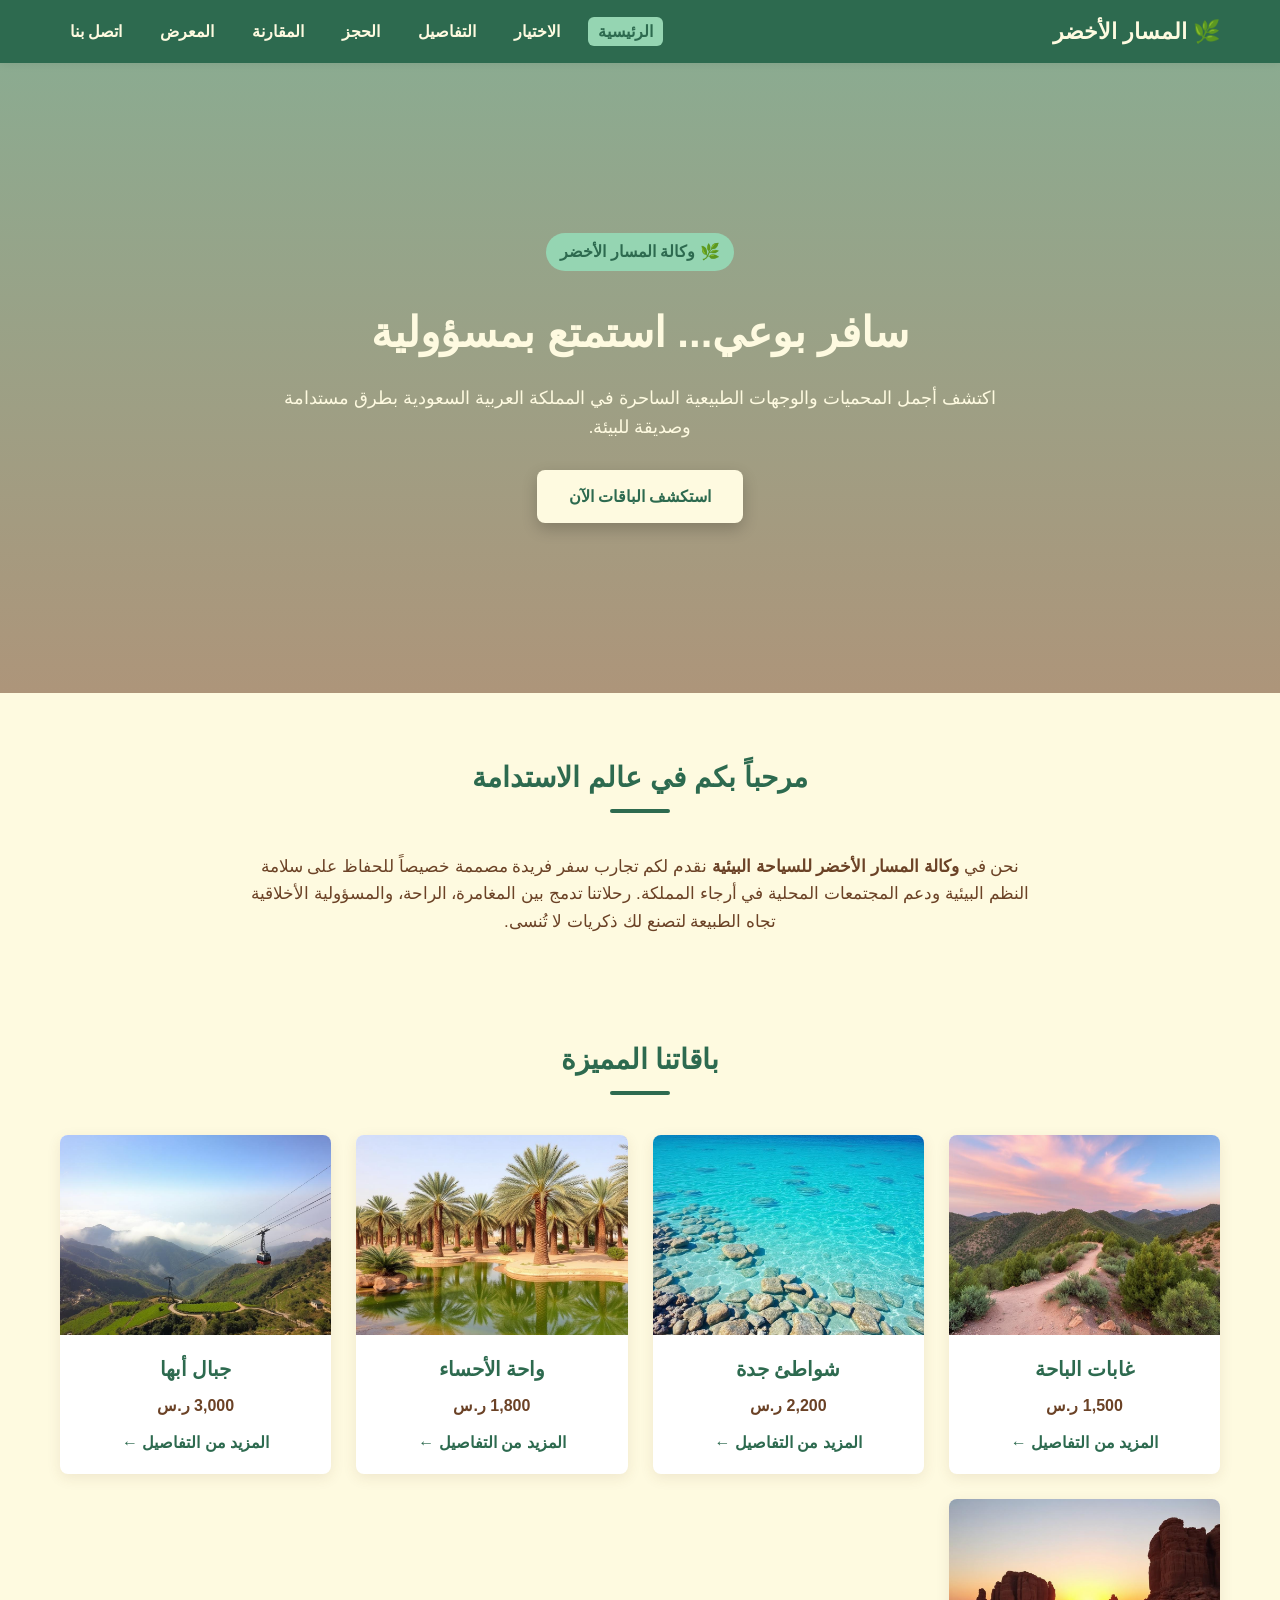
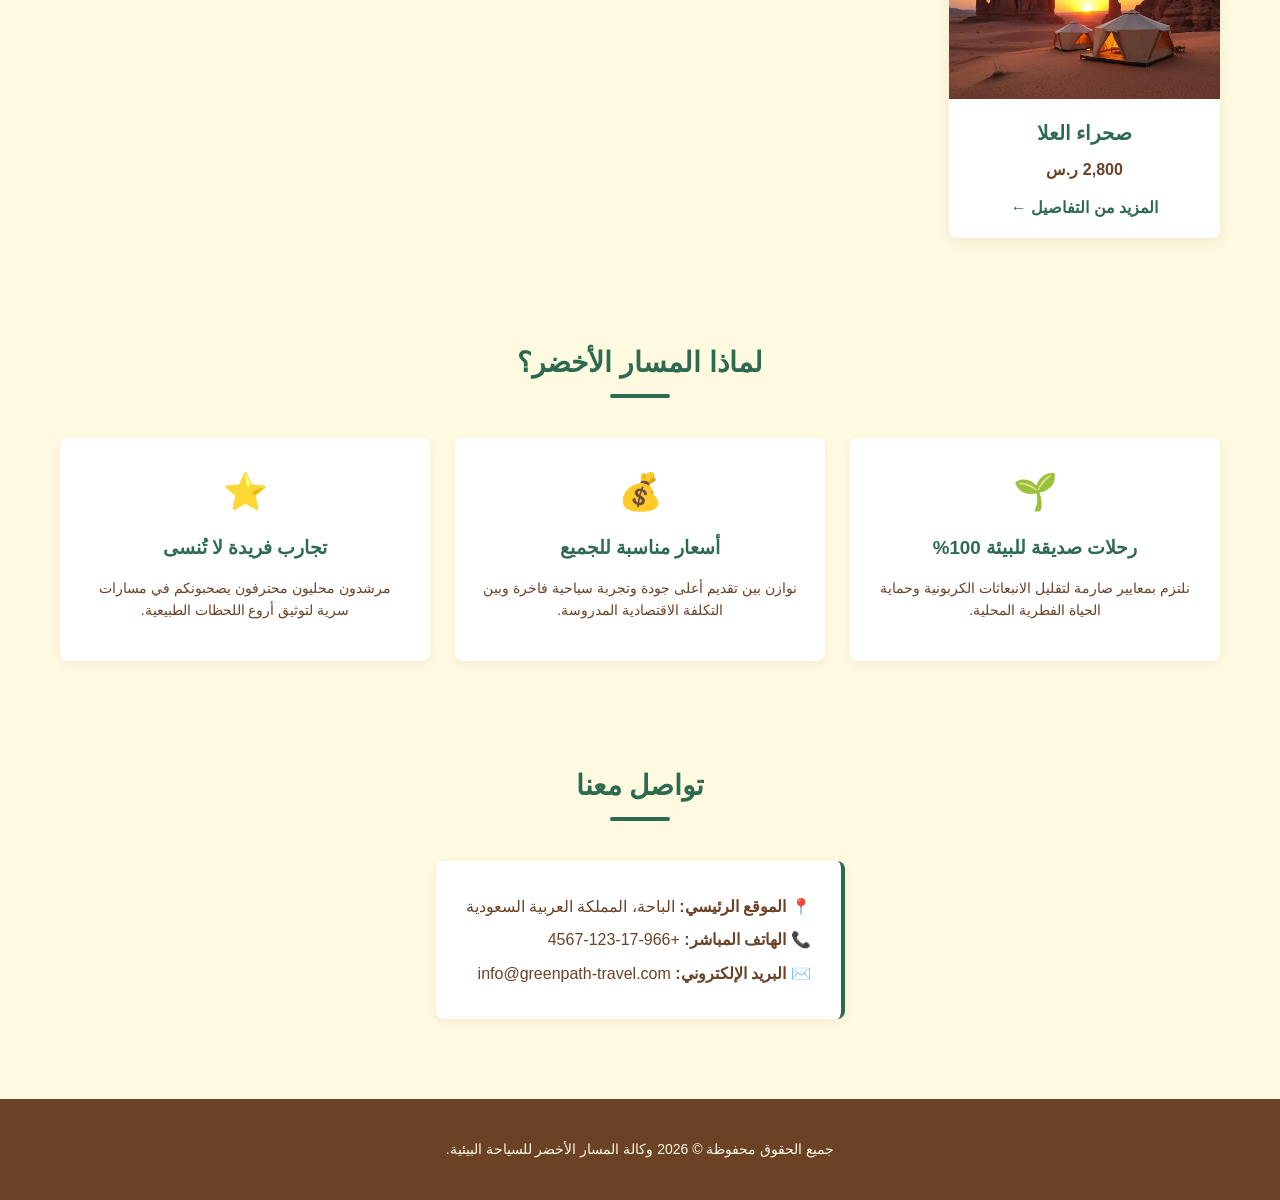
<file: index.html>
<!DOCTYPE html>
<html lang="ar" dir="rtl">
<head>
    <meta charset="UTF-8">
    <meta name="viewport" content="width=device-width, initial-scale=1.0">
    <title>المسار الأخضر - وكالة السياحة البيئية</title>
    <link rel="stylesheet" href="css/style.css">
    <script src="js/main.js" defer></script>
</head>
<body>

    <nav class="app-navbar">
        <div class="nav-container">
            <div class="nav-logo">🌿 المسار الأخضر</div>
            <ul class="nav-links">
                <li><a href="index.html" class="active">الرئيسية</a></li>
                <li><a href="choice.html">الاختيار</a></li>
                <li><a href="package-details.html">التفاصيل</a></li>
                <li><a href="booking.html">الحجز</a></li>
                <li><a href="comparison.html">المقارنة</a></li>
                <li><a href="gallery.html">المعرض</a></li>
                <li><a href="contact.html">اتصل بنا</a></li>
            </ul>
        </div>
    </nav>

    <header class="home-hero">
        <div class="home-hero-content">
            <span class="home-hero-badge">🌿 وكالة المسار الأخضر</span>
            <h1 class="home-hero-title">سافر بوعي... استمتع بمسؤولية</h1>
            <p class="home-hero-subtitle">اكتشف أجمل المحميات والوجهات الطبيعية الساحرة في المملكة العربية السعودية بطرق مستدامة وصديقة للبيئة.</p>
            <a href="choice.html" class="home-hero-btn">استكشف الباقات الآن</a>
        </div>
    </header>

    <main>
        <section class="home-welcome">
            <div class="home-container">
                <h2 class="home-section-title">مرحباً بكم في عالم الاستدامة</h2>
                <div class="home-title-divider"></div>
                <p class="home-welcome-text">
                    نحن في <strong>وكالة المسار الأخضر للسياحة البيئية</strong> نقدم لكم تجارب سفر فريدة مصممة خصيصاً للحفاظ على سلامة النظم البيئية ودعم المجتمعات المحلية في أرجاء المملكة. رحلاتنا تدمج بين المغامرة، الراحة، والمسؤولية الأخلاقية تجاه الطبيعة لتصنع لك ذكريات لا تُنسى.
                </p>
            </div>
        </section>

        <section class="home-packages">
            <div class="home-container">
                <h2 class="home-section-title">باقاتنا المميزة</h2>
                <div class="home-title-divider"></div>
                <div class="home-packages-grid">
                    <div class="home-package-card">
                        <div class="home-card-image-wrapper">
                            <img src="images/dest-1.jpg" alt="غابات الباحة الطبيعية" class="home-card-img">
                        </div>
                        <div class="home-card-body">
                            <h3 class="home-card-title">غابات الباحة</h3>
                            <p class="home-card-price">1,500 ر.س</p>
                            <a href="package-details.html?id=bahah" class="home-card-link">المزيد من التفاصيل ←</a>
                        </div>
                    </div>
                    <div class="home-package-card">
                        <div class="home-card-image-wrapper">
                            <img src="images/dest-2.jpg" alt="شواطئ جدة البكر" class="home-card-img">
                        </div>
                        <div class="home-card-body">
                            <h3 class="home-card-title">شواطئ جدة</h3>
                            <p class="home-card-price">2,200 ر.س</p>
                            <a href="package-details.html?id=jeddah" class="home-card-link">المزيد من التفاصيل ←</a>
                        </div>
                    </div>
                    <div class="home-package-card">
                        <div class="home-card-image-wrapper">
                            <img src="images/dest-3.jpg" alt="واحة الأحساء التاريخية" class="home-card-img">
                        </div>
                        <div class="home-card-body">
                            <h3 class="home-card-title">واحة الأحساء</h3>
                            <p class="home-card-price">1,800 ر.س</p>
                            <a href="package-details.html?id=ahsa" class="home-card-link">المزيد من التفاصيل ←</a>
                        </div>
                    </div>
                    <div class="home-package-card">
                        <div class="home-card-image-wrapper">
                            <img src="images/dest-4.jpg" alt="جبال أبها الضبابية" class="home-card-img">
                        </div>
                        <div class="home-card-body">
                            <h3 class="home-card-title">جبال أبها</h3>
                            <p class="home-card-price">3,000 ر.س</p>
                            <a href="package-details.html?id=abha" class="home-card-link">المزيد من التفاصيل ←</a>
                        </div>
                    </div>
                    <div class="home-package-card">
                        <div class="home-card-image-wrapper">
                            <img src="images/dest-5.jpg" alt="صحراء العلا الأثرية" class="home-card-img">
                        </div>
                        <div class="home-card-body">
                            <h3 class="home-card-title">صحراء العلا</h3>
                            <p class="home-card-price">2,800 ر.س</p>
                            <a href="package-details.html?id=ula" class="home-card-link">المزيد من التفاصيل ←</a>
                        </div>
                    </div>
                </div>
            </div>
        </section>

        <section class="home-why">
            <div class="home-container">
                <h2 class="home-section-title">لماذا المسار الأخضر؟</h2>
                <div class="home-title-divider"></div>
                <div class="home-why-features">
                    <div class="home-feature-item">
                        <span class="home-feature-icon">🌱</span>
                        <h3 class="home-feature-title">رحلات صديقة للبيئة 100%</h3>
                        <p class="home-feature-desc">نلتزم بمعايير صارمة لتقليل الانبعاثات الكربونية وحماية الحياة الفطرية المحلية.</p>
                    </div>
                    <div class="home-feature-item">
                        <span class="home-feature-icon">💰</span>
                        <h3 class="home-feature-title">أسعار مناسبة للجميع</h3>
                        <p class="home-feature-desc">نوازن بين تقديم أعلى جودة وتجربة سياحية فاخرة وبين التكلفة الاقتصادية المدروسة.</p>
                    </div>
                    <div class="home-feature-item">
                        <span class="home-feature-icon">⭐</span>
                        <h3 class="home-feature-title">تجارب فريدة لا تُنسى</h3>
                        <p class="home-feature-desc">مرشدون محليون محترفون يصحبونكم في مسارات سرية لتوثيق أروع اللحظات الطبيعية.</p>
                    </div>
                </div>
            </div>
        </section>

        <section class="home-contact-info">
            <div class="home-container">
                <h2 class="home-section-title">تواصل معنا</h2>
                <div class="home-title-divider"></div>
                <div class="home-contact-wrapper">
                    <div class="home-contact-card">
                        <p>📍 <strong>الموقع الرئيسي:</strong> الباحة، المملكة العربية السعودية</p>
                        <p>📞 <strong>الهاتف المباشر:</strong> +966-17-123-4567</p>
                        <p>✉️ <strong>البريد الإلكتروني:</strong> info@greenpath-travel.com</p>
                    </div>
                </div>
            </div>
        </section>
    </main>

    <footer class="app-footer">
        <p>جميع الحقوق محفوظة © 2026 وكالة المسار الأخضر للسياحة البيئية.</p>
    </footer>
</body>
</html>
</file>
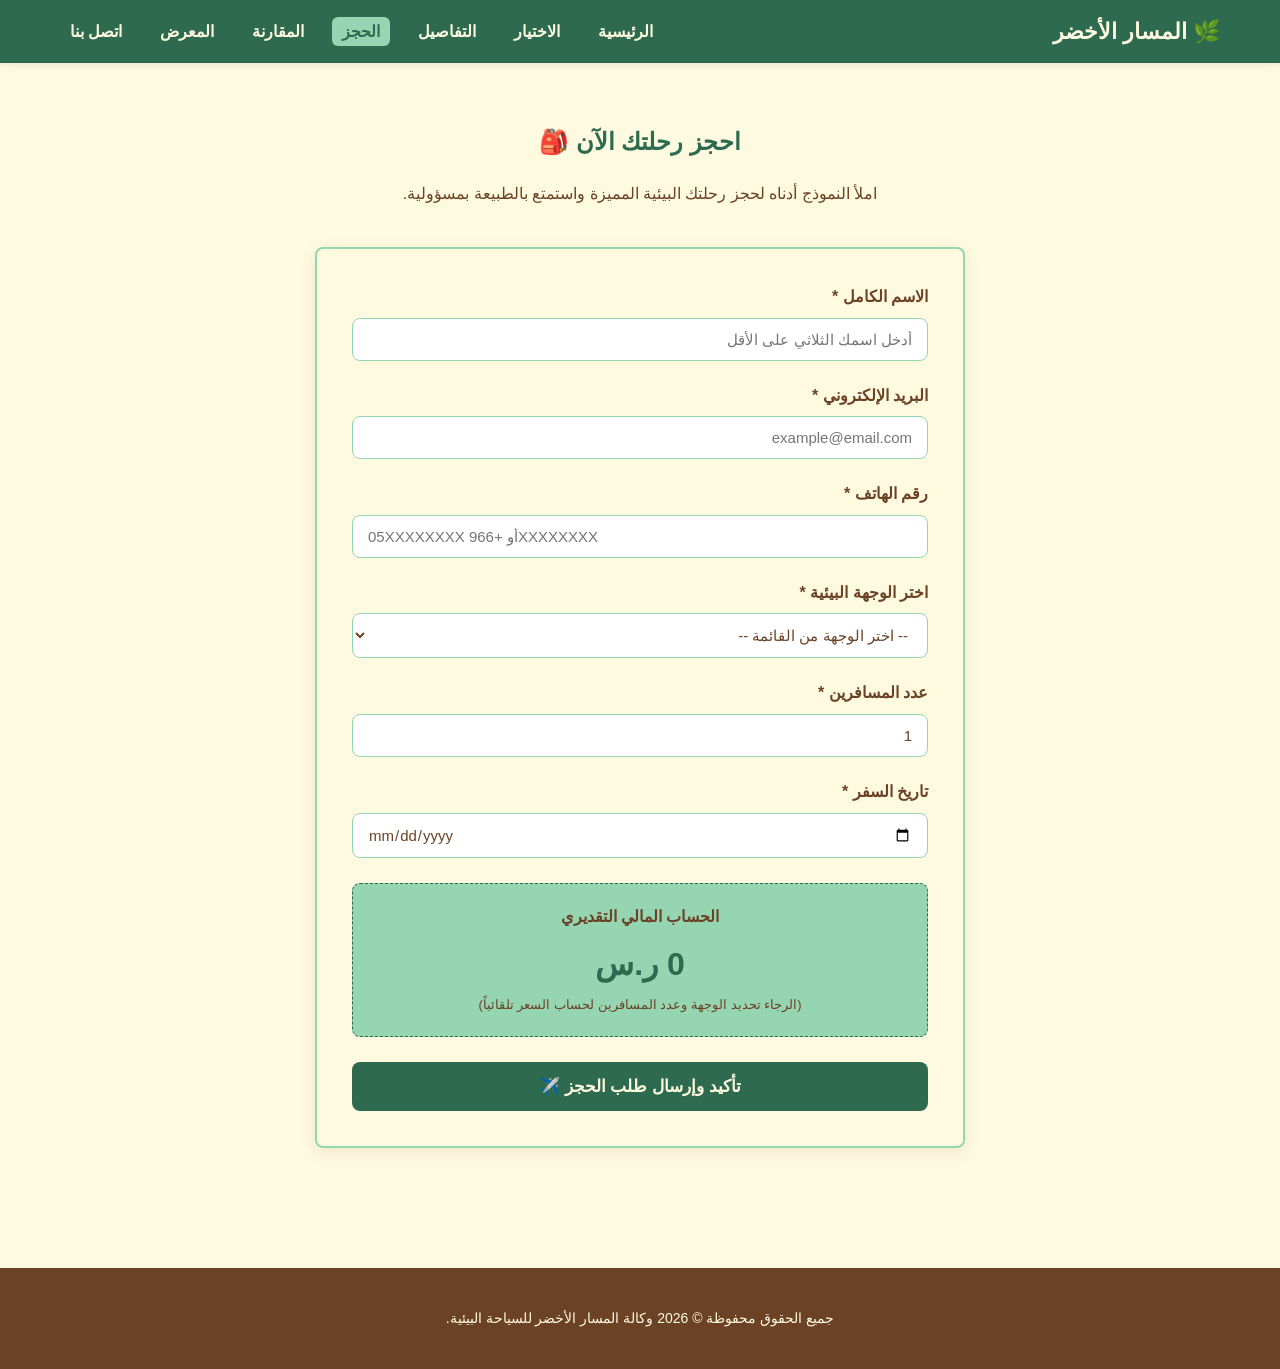
<file: booking.html>
<!DOCTYPE html>
<html lang="ar" dir="rtl">
<head>
    <meta charset="UTF-8">
    <meta name="viewport" content="width=device-width, initial-scale=1.0">
    <title>احجز رحلتك - المسار الأخضر</title>
    <link rel="stylesheet" href="css/style.css">
    <script src="js/main.js" defer></script>
</head>
<body>

    <nav class="app-navbar">
        <div class="nav-container">
            <div class="nav-logo">🌿 المسار الأخضر</div>
            <ul class="nav-links">
                <li><a href="index.html">الرئيسية</a></li>
                <li><a href="choice.html">الاختيار</a></li>
                <li><a href="package-details.html">التفاصيل</a></li>
                <li><a href="booking.html" class="active">الحجز</a></li>
                <li><a href="comparison.html">المقارنة</a></li>
                <li><a href="gallery.html">المعرض</a></li>
                <li><a href="contact.html">اتصل بنا</a></li>
            </ul>
        </div>
    </nav>

    <main class="container section-padding">
        <section class="booking-header" style="text-align:center; margin-bottom: var(--margin);">
            <h1>احجز رحلتك الآن 🎒</h1>
            <p>املأ النموذج أدناه لحجز رحلتك البيئية المميزة واستمتع بالطبيعة بمسؤولية.</p>
        </section>

        <div id="success-message" class="success-message">
            <h3>✅ تم إرسال طلب الحجز بنجاح!</h3>
            <p>شكراً لاهتمامك بالسياحة المستدامة، سنتواصل معك قريباً عبر البريد الإلكتروني لتأكيد تفاصيل الحجز.</p>
        </div>

        <form id="booking-form" class="booking-form" novalidate>
            <div class="form-group">
                <label for="full-name">الاسم الكامل *</label>
                <input type="text" id="full-name" placeholder="أدخل اسمك الثلاثي على الأقل">
                <div class="error-message" id="error-name"></div>
            </div>
            <div class="form-group">
                <label for="email">البريد الإلكتروني *</label>
                <input type="email" id="email" placeholder="example@email.com">
                <div class="error-message" id="error-email"></div>
            </div>
            <div class="form-group">
                <label for="phone">رقم الهاتف *</label>
                <input type="tel" id="phone" placeholder="05XXXXXXXX أو +966XXXXXXXX">
                <div class="error-message" id="error-phone"></div>
            </div>
            <div class="form-group">
                <label for="destination">اختر الوجهة البيئية *</label>
                <select id="destination">
                    <option value="" disabled selected>-- اختر الوجهة من القائمة --</option>
                    <option value="bahah">غابات الباحة (1,500 ر.س / للفرد)</option>
                    <option value="jeddah">شواطئ جدة (2,200 ر.س / للفرد)</option>
                    <option value="ahsa">واحة الأحساء (1,800 ر.س / للفرد)</option>
                    <option value="abha">جبال أبها (3,000 ر.س / للفرد)</option>
                    <option value="ula">صحراء العلا (2,800 ر.س / للفرد)</option>
                </select>
                <div class="error-message" id="error-destination"></div>
            </div>
            <div class="form-group">
                <label for="travelers">عدد المسافرين *</label>
                <input type="number" id="travelers" min="1" max="20" value="1">
                <div class="error-message" id="error-travelers"></div>
            </div>
            <div class="form-group">
                <label for="travel-date">تاريخ السفر *</label>
                <input type="date" id="travel-date">
                <div class="error-message" id="error-date"></div>
            </div>

            <div id="price-calculator" class="price-calculator">
                <h4>الحساب المالي التقديري</h4>
                <div class="total-price" id="total-price">0 ر.س</div>
                <p id="price-details">(الرجاء تحديد الوجهة وعدد المسافرين لحساب السعر تلقائياً)</p>
            </div>

            <button type="submit" class="btn-submit">تأكيد وإرسال طلب الحجز ✈️</button>
        </form>
    </main>

    <footer class="app-footer">
        <p>جميع الحقوق محفوظة © 2026 وكالة المسار الأخضر للسياحة البيئية.</p>
    </footer>
</body>
</html>
</file>
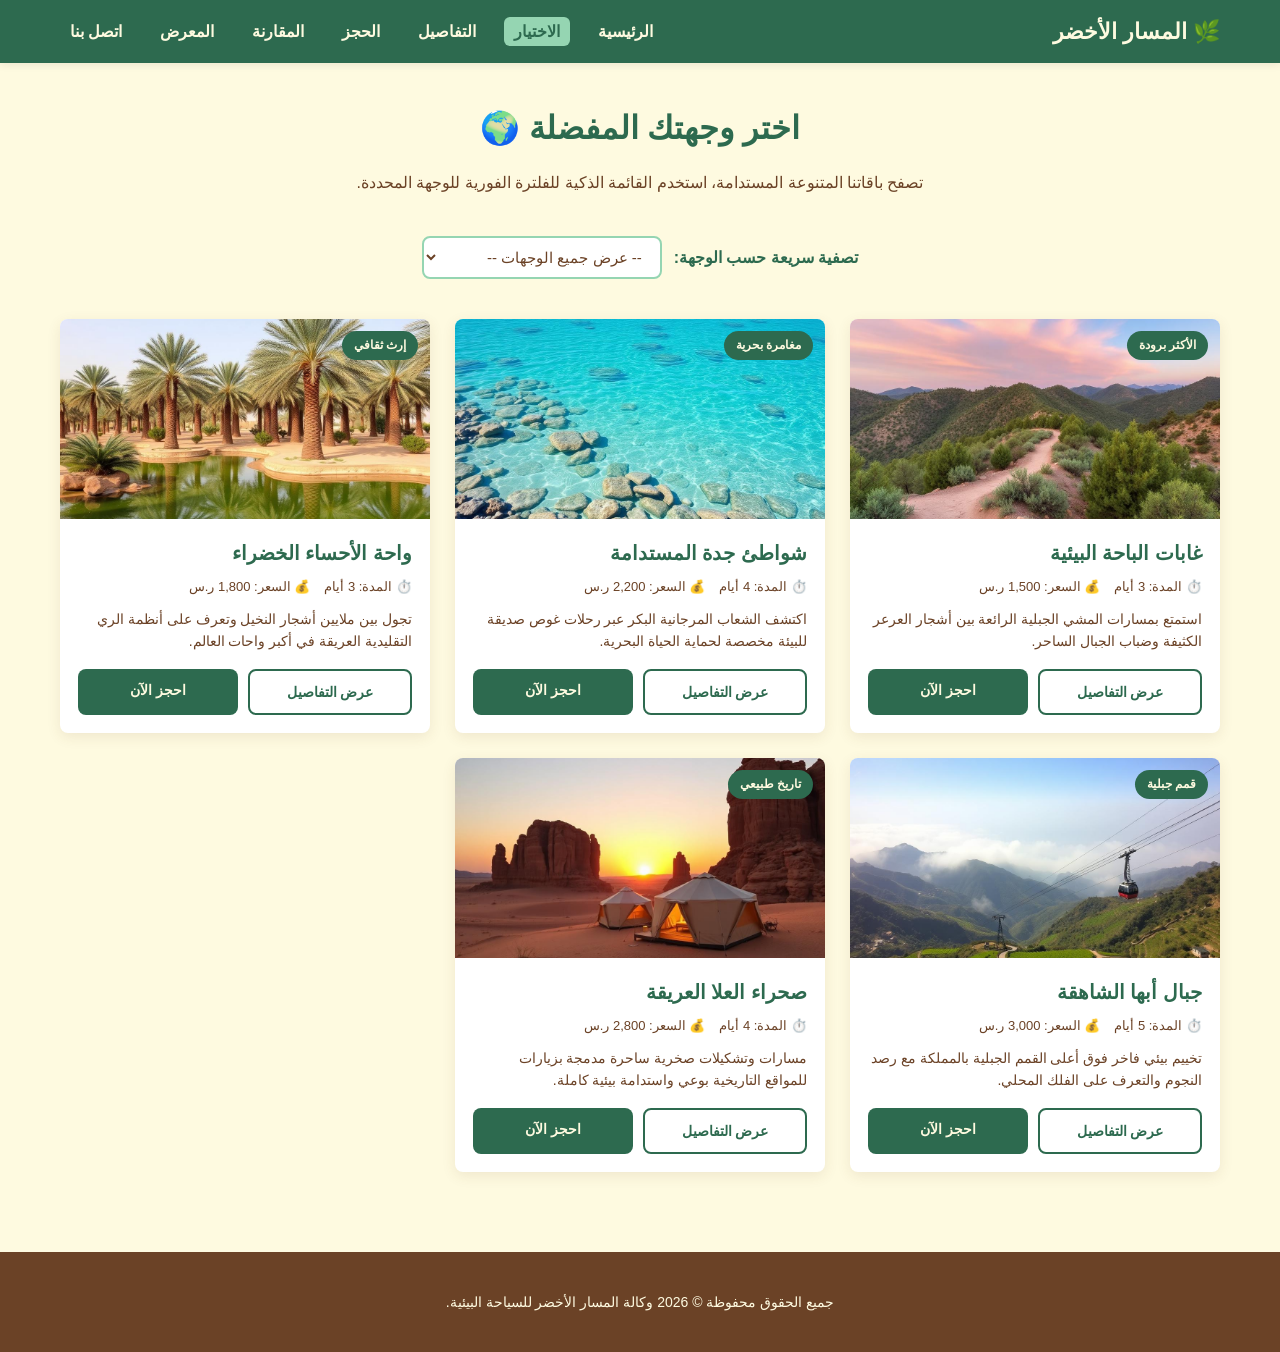
<file: choice.html>
<!DOCTYPE html>
<html lang="ar" dir="rtl">
<head>
    <meta charset="UTF-8">
    <meta name="viewport" content="width=device-width, initial-scale=1.0">
    <title>اختر وجهتك - المسار الأخضر</title>
    <link rel="stylesheet" href="css/style.css">
    <script src="js/main.js" defer></script>
</head>
<body>

    <nav class="app-navbar">
        <div class="nav-container">
            <div class="nav-logo">🌿 المسار الأخضر</div>
            <ul class="nav-links">
                <li><a href="index.html">الرئيسية</a></li>
                <li><a href="choice.html" class="active">الاختيار</a></li>
                <li><a href="package-details.html">التفاصيل</a></li>
                <li><a href="booking.html">الحجز</a></li>
                <li><a href="comparison.html">المقارنة</a></li>
                <li><a href="gallery.html">المعرض</a></li>
                <li><a href="contact.html">اتصل بنا</a></li>
            </ul>
        </div>
    </nav>

    <main class="choice-page-wrapper">
        <section class="choice-header">
            <div class="choice-container">
                <h1 class="choice-main-title">اختر وجهتك المفضلة 🌍</h1>
                <p class="choice-main-subtitle">تصفح باقاتنا المتنوعة المستدامة، استخدم القائمة الذكية للفلترة الفورية للوجهة المحددة.</p>
            </div>
        </section>

        <section class="choice-dropdown-section">
            <div class="choice-container">
                <div class="choice-dropdown-block">
                    <label for="destination-select" class="choice-select-label">تصفية سريعة حسب الوجهة:</label>
                    <select id="destination-select" class="choice-select-element">
                        <option value="all">-- عرض جميع الوجهات --</option>
                        <option value="باحة">غابات الباحة</option>
                        <option value="جدة">شواطئ جدة</option>
                        <option value="أحساء">واحة الأحساء</option>
                        <option value="أبها">جبال أبها</option>
                        <option value="علا">صحراء العلا</option>
                    </select>
                </div>
                <div id="selection-message" class="choice-msg-hidden"></div>
            </div>
        </section>

        <section class="choice-packages-catalog">
            <div class="choice-container">
                <div class="choice-grid" id="packages-catalog-grid">

                    <article class="choice-card" data-destination="باحة">
                        <div class="choice-card-badge">الأكثر برودة</div>
                        <img src="images/dest-1.jpg" alt="غابات الباحة" class="choice-card-img">
                        <div class="choice-card-content">
                            <h3 class="choice-card-title">غابات الباحة البيئية</h3>
                            <div class="choice-card-meta">
                                <span>⏱️ المدة: 3 أيام</span>
                                <span>💰 السعر: 1,500 ر.س</span>
                            </div>
                            <p class="choice-card-text">استمتع بمسارات المشي الجبلية الرائعة بين أشجار العرعر الكثيفة وضباب الجبال الساحر.</p>
                            <div class="choice-card-actions">
                                <a href="package-details.html?id=bahah" class="choice-btn choice-btn-secondary">عرض التفاصيل</a>
                                <a href="booking.html" class="choice-btn choice-btn-primary">احجز الآن</a>
                            </div>
                        </div>
                    </article>

                    <article class="choice-card" data-destination="جدة">
                        <div class="choice-card-badge">مغامرة بحرية</div>
                        <img src="images/dest-2.jpg" alt="شواطئ جدة" class="choice-card-img">
                        <div class="choice-card-content">
                            <h3 class="choice-card-title">شواطئ جدة المستدامة</h3>
                            <div class="choice-card-meta">
                                <span>⏱️ المدة: 4 أيام</span>
                                <span>💰 السعر: 2,200 ر.س</span>
                            </div>
                            <p class="choice-card-text">اكتشف الشعاب المرجانية البكر عبر رحلات غوص صديقة للبيئة مخصصة لحماية الحياة البحرية.</p>
                            <div class="choice-card-actions">
                                <a href="package-details.html?id=jeddah" class="choice-btn choice-btn-secondary">عرض التفاصيل</a>
                                <a href="booking.html" class="choice-btn choice-btn-primary">احجز الآن</a>
                            </div>
                        </div>
                    </article>

                    <article class="choice-card" data-destination="أحساء">
                        <div class="choice-card-badge">إرث ثقافي</div>
                        <img src="images/dest-3.jpg" alt="واحة الأحساء" class="choice-card-img">
                        <div class="choice-card-content">
                            <h3 class="choice-card-title">واحة الأحساء الخضراء</h3>
                            <div class="choice-card-meta">
                                <span>⏱️ المدة: 3 أيام</span>
                                <span>💰 السعر: 1,800 ر.س</span>
                            </div>
                            <p class="choice-card-text">تجول بين ملايين أشجار النخيل وتعرف على أنظمة الري التقليدية العريقة في أكبر واحات العالم.</p>
                            <div class="choice-card-actions">
                                <a href="package-details.html?id=ahsa" class="choice-btn choice-btn-secondary">عرض التفاصيل</a>
                                <a href="booking.html" class="choice-btn choice-btn-primary">احجز الآن</a>
                            </div>
                        </div>
                    </article>

                    <article class="choice-card" data-destination="أبها">
                        <div class="choice-card-badge">قمم جبلية</div>
                        <img src="images/dest-4.jpg" alt="جبال أبها" class="choice-card-img">
                        <div class="choice-card-content">
                            <h3 class="choice-card-title">جبال أبها الشاهقة</h3>
                            <div class="choice-card-meta">
                                <span>⏱️ المدة: 5 أيام</span>
                                <span>💰 السعر: 3,000 ر.س</span>
                            </div>
                            <p class="choice-card-text">تخييم بيئي فاخر فوق أعلى القمم الجبلية بالمملكة مع رصد النجوم والتعرف على الفلك المحلي.</p>
                            <div class="choice-card-actions">
                                <a href="package-details.html?id=abha" class="choice-btn choice-btn-secondary">عرض التفاصيل</a>
                                <a href="booking.html" class="choice-btn choice-btn-primary">احجز الآن</a>
                            </div>
                        </div>
                    </article>

                    <article class="choice-card" data-destination="علا">
                        <div class="choice-card-badge">تاريخ طبيعي</div>
                        <img src="images/dest-5.jpg" alt="صحراء العلا" class="choice-card-img">
                        <div class="choice-card-content">
                            <h3 class="choice-card-title">صحراء العلا العريقة</h3>
                            <div class="choice-card-meta">
                                <span>⏱️ المدة: 4 أيام</span>
                                <span>💰 السعر: 2,800 ر.س</span>
                            </div>
                            <p class="choice-card-text">مسارات وتشكيلات صخرية ساحرة مدمجة بزيارات للمواقع التاريخية بوعي واستدامة بيئية كاملة.</p>
                            <div class="choice-card-actions">
                                <a href="package-details.html?id=ula" class="choice-btn choice-btn-secondary">عرض التفاصيل</a>
                                <a href="booking.html" class="choice-btn choice-btn-primary">احجز الآن</a>
                            </div>
                        </div>
                    </article>

                </div>
            </div>
        </section>
    </main>

    <footer class="app-footer">
        <p>جميع الحقوق محفوظة © 2026 وكالة المسار الأخضر للسياحة البيئية.</p>
    </footer>
</body>
</html>
</file>
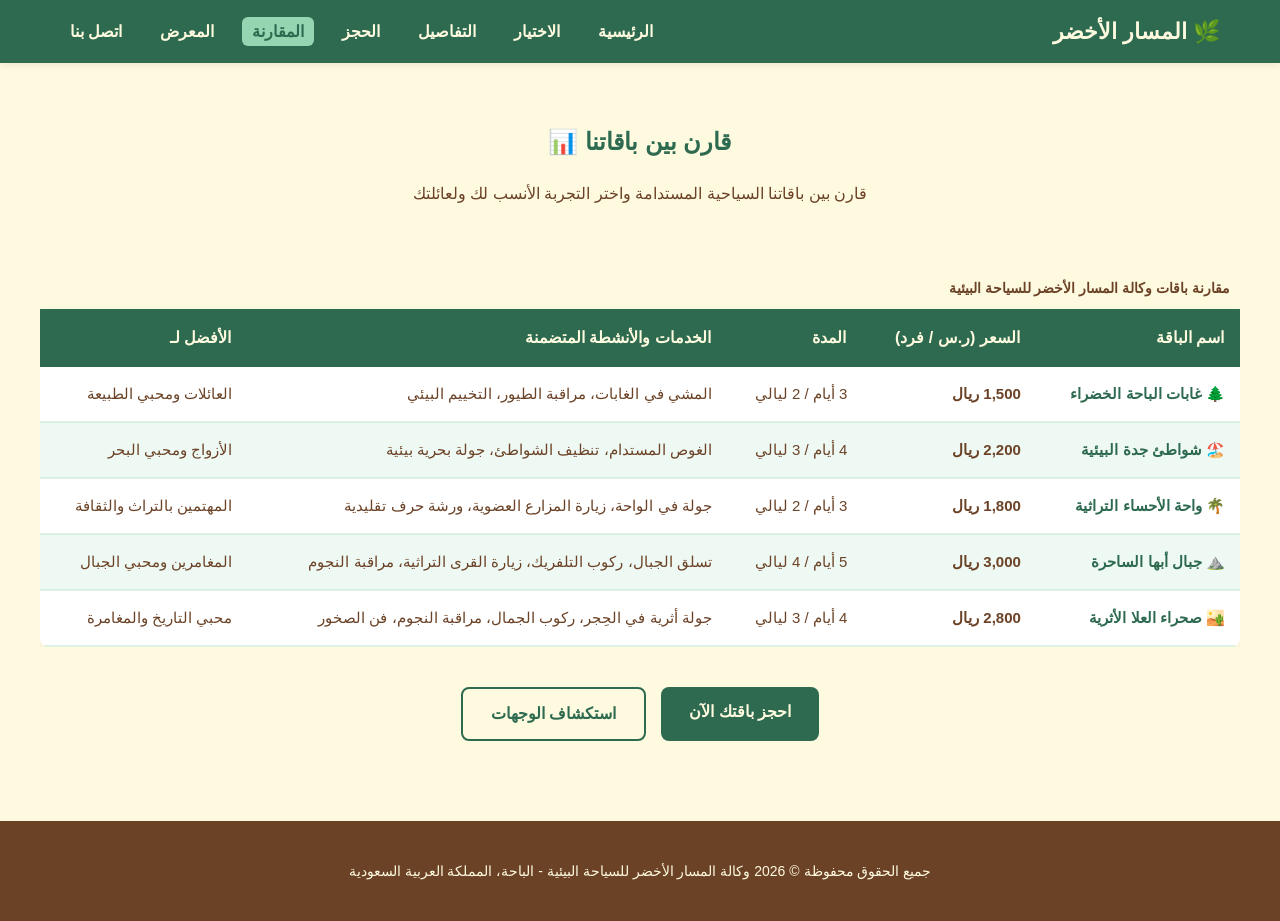
<file: comparison.html>
<!DOCTYPE html>
<html lang="ar" dir="rtl">
<head>
    <meta charset="UTF-8">
    <meta name="viewport" content="width=device-width, initial-scale=1.0">
    <title>مقارنة الباقات - المسار الأخضر</title>
    <link rel="stylesheet" href="css/style.css">
    <script src="js/main.js" defer></script>
</head>
<body>

    <nav class="app-navbar">
        <div class="nav-container">
            <div class="nav-logo">🌿 المسار الأخضر</div>
            <ul class="nav-links">
                <li><a href="index.html">الرئيسية</a></li>
                <li><a href="choice.html">الاختيار</a></li>
                <li><a href="package-details.html">التفاصيل</a></li>
                <li><a href="booking.html">الحجز</a></li>
                <li><a href="comparison.html" class="active">المقارنة</a></li>
                <li><a href="gallery.html">المعرض</a></li>
                <li><a href="contact.html">اتصل بنا</a></li>
            </ul>
        </div>
    </nav>

    <main class="container section-padding">
        <section class="compare-header" style="text-align: center; margin-bottom: var(--margin);">
            <h1>قارن بين باقاتنا 📊</h1>
            <p>قارن بين باقاتنا السياحية المستدامة واختر التجربة الأنسب لك ولعائلتك</p>
        </section>

        <section class="compare-table-container" style="overflow-x: auto; margin-bottom: var(--margin);">
            <table class="compare-table">
                <caption>مقارنة باقات وكالة المسار الأخضر للسياحة البيئية</caption>
                <thead>
                    <tr>
                        <th>اسم الباقة</th>
                        <th>السعر (ر.س / فرد)</th>
                        <th>المدة</th>
                        <th>الخدمات والأنشطة المتضمنة</th>
                        <th>الأفضل لـ</th>
                    </tr>
                </thead>
                <tbody>
                    <tr>
                        <td class="package-name">🌲 غابات الباحة الخضراء</td>
                        <td class="package-price">1,500 ريال</td>
                        <td>3 أيام / 2 ليالي</td>
                        <td>المشي في الغابات، مراقبة الطيور، التخييم البيئي</td>
                        <td>العائلات ومحبي الطبيعة</td>
                    </tr>
                    <tr>
                        <td class="package-name">🏖️ شواطئ جدة البيئية</td>
                        <td class="package-price">2,200 ريال</td>
                        <td>4 أيام / 3 ليالي</td>
                        <td>الغوص المستدام، تنظيف الشواطئ، جولة بحرية بيئية</td>
                        <td>الأزواج ومحبي البحر</td>
                    </tr>
                    <tr>
                        <td class="package-name">🌴 واحة الأحساء التراثية</td>
                        <td class="package-price">1,800 ريال</td>
                        <td>3 أيام / 2 ليالي</td>
                        <td>جولة في الواحة، زيارة المزارع العضوية، ورشة حرف تقليدية</td>
                        <td>المهتمين بالتراث والثقافة</td>
                    </tr>
                    <tr>
                        <td class="package-name">⛰️ جبال أبها الساحرة</td>
                        <td class="package-price">3,000 ريال</td>
                        <td>5 أيام / 4 ليالي</td>
                        <td>تسلق الجبال، ركوب التلفريك، زيارة القرى التراثية، مراقبة النجوم</td>
                        <td>المغامرين ومحبي الجبال</td>
                    </tr>
                    <tr>
                        <td class="package-name">🏜️ صحراء العلا الأثرية</td>
                        <td class="package-price">2,800 ريال</td>
                        <td>4 أيام / 3 ليالي</td>
                        <td>جولة أثرية في الحِجر، ركوب الجمال، مراقبة النجوم، فن الصخور</td>
                        <td>محبي التاريخ والمغامرة</td>
                    </tr>
                </tbody>
            </table>
        </section>

        <section class="compare-actions" style="text-align: center; margin-top: var(--margin); display: flex; justify-content: center; gap: 15px; flex-wrap: wrap;">
            <a href="booking.html" class="btn">احجز باقتك الآن</a>
            <a href="choice.html" class="btn" style="background-color: transparent; color: var(--color-primary); border: 2px solid var(--color-primary);">استكشاف الوجهات</a>
        </section>
    </main>

    <footer class="app-footer">
        <p>جميع الحقوق محفوظة © 2026 وكالة المسار الأخضر للسياحة البيئية - الباحة، المملكة العربية السعودية</p>
    </footer>
</body>
</html>
</file>
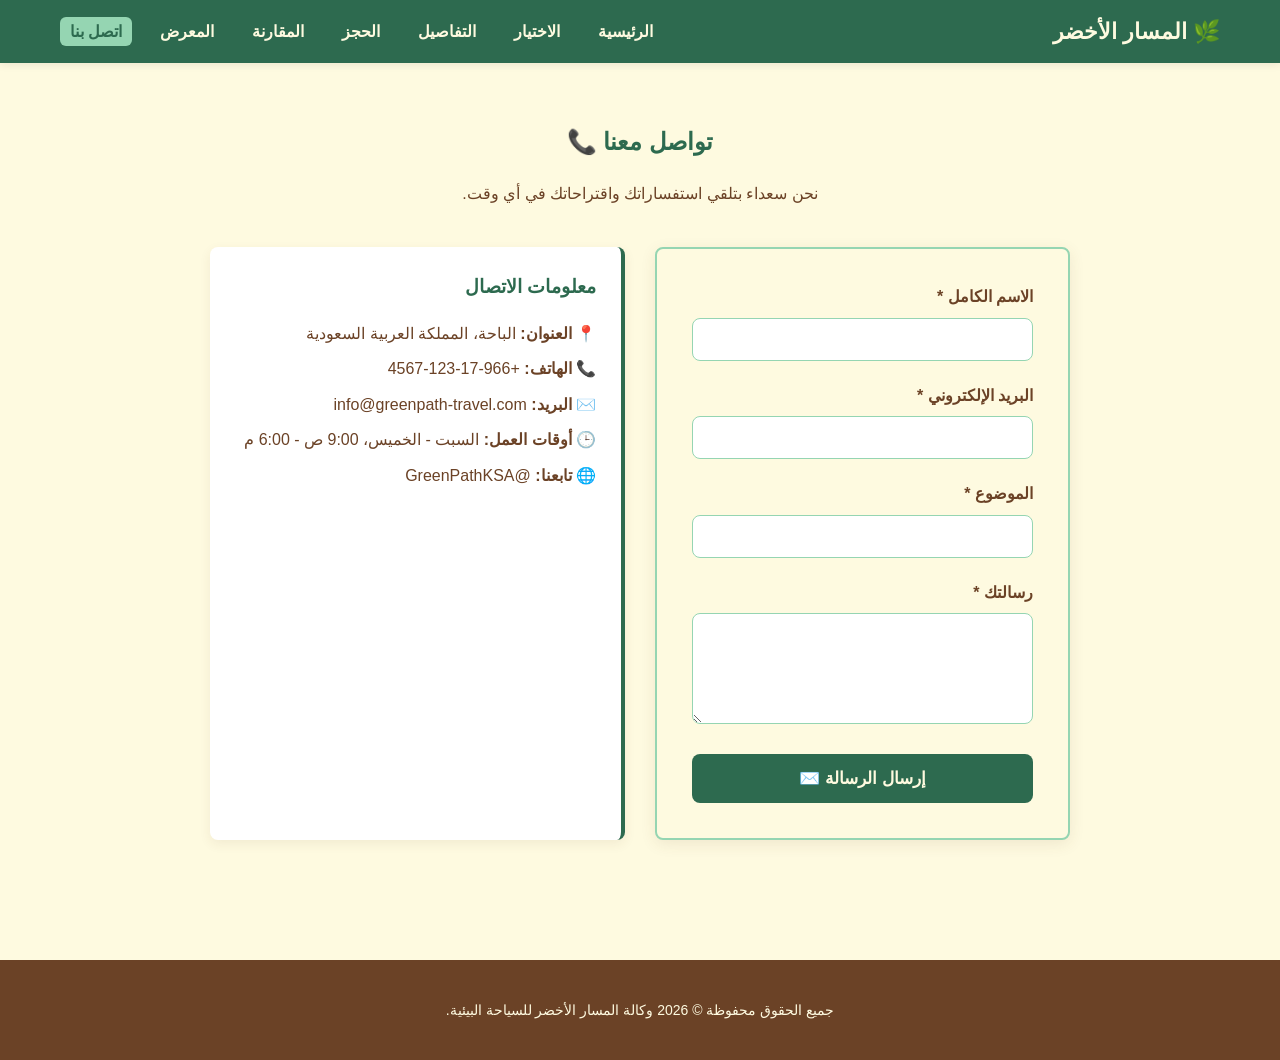
<file: contact.html>
<!DOCTYPE html>
<html lang="ar" dir="rtl">
<head>
    <meta charset="UTF-8">
    <meta name="viewport" content="width=device-width, initial-scale=1.0">
    <title>اتصل بنا - المسار الأخضر</title>
    <link rel="stylesheet" href="css/style.css">
    <script src="js/main.js" defer></script>
</head>
<body>

    <nav class="app-navbar">
        <div class="nav-container">
            <div class="nav-logo">🌿 المسار الأخضر</div>
            <ul class="nav-links">
                <li><a href="index.html">الرئيسية</a></li>
                <li><a href="choice.html">الاختيار</a></li>
                <li><a href="package-details.html">التفاصيل</a></li>
                <li><a href="booking.html">الحجز</a></li>
                <li><a href="comparison.html">المقارنة</a></li>
                <li><a href="gallery.html">المعرض</a></li>
                <li><a href="contact.html" class="active">اتصل بنا</a></li>
            </ul>
        </div>
    </nav>

    <main class="container section-padding">
        <section style="text-align:center; margin-bottom: var(--margin);">
            <h1>تواصل معنا 📞</h1>
            <p>نحن سعداء بتلقي استفساراتك واقتراحاتك في أي وقت.</p>
        </section>

        <div id="contact-success" class="success-message">
            <h3>✅ تم استلام رسالتك بنجاح!</h3>
            <p>شكراً لتواصلك مع وكالة المسار الأخضر، سنعود إليك خلال 24 ساعة.</p>
        </div>

        <div class="contact-wrap">
            <form id="contact-form" class="booking-form" novalidate>
                <div class="form-group">
                    <label for="c-name">الاسم الكامل *</label>
                    <input type="text" id="c-name" required>
                </div>
                <div class="form-group">
                    <label for="c-email">البريد الإلكتروني *</label>
                    <input type="email" id="c-email" required>
                </div>
                <div class="form-group">
                    <label for="c-subject">الموضوع *</label>
                    <input type="text" id="c-subject" required>
                </div>
                <div class="form-group">
                    <label for="c-message">رسالتك *</label>
                    <textarea id="c-message" rows="5" required
                        style="width:100%; padding:12px 15px; border:1px solid var(--color-secondary); border-radius:var(--border-radius); font-family:var(--font-family); font-size:15px; color:var(--color-text); background:#fff;"></textarea>
                </div>
                <button type="submit" class="btn-submit">إرسال الرسالة ✉️</button>
            </form>

            <aside class="contact-info-card">
                <h3>معلومات الاتصال</h3>
                <p>📍 <strong>العنوان:</strong> الباحة، المملكة العربية السعودية</p>
                <p>📞 <strong>الهاتف:</strong> +966-17-123-4567</p>
                <p>✉️ <strong>البريد:</strong> info@greenpath-travel.com</p>
                <p>🕒 <strong>أوقات العمل:</strong> السبت - الخميس، 9:00 ص - 6:00 م</p>
                <p>🌐 <strong>تابعنا:</strong> @GreenPathKSA</p>
            </aside>
        </div>
    </main>

    <footer class="app-footer">
        <p>جميع الحقوق محفوظة © 2026 وكالة المسار الأخضر للسياحة البيئية.</p>
    </footer>
</body>
</html>
</file>
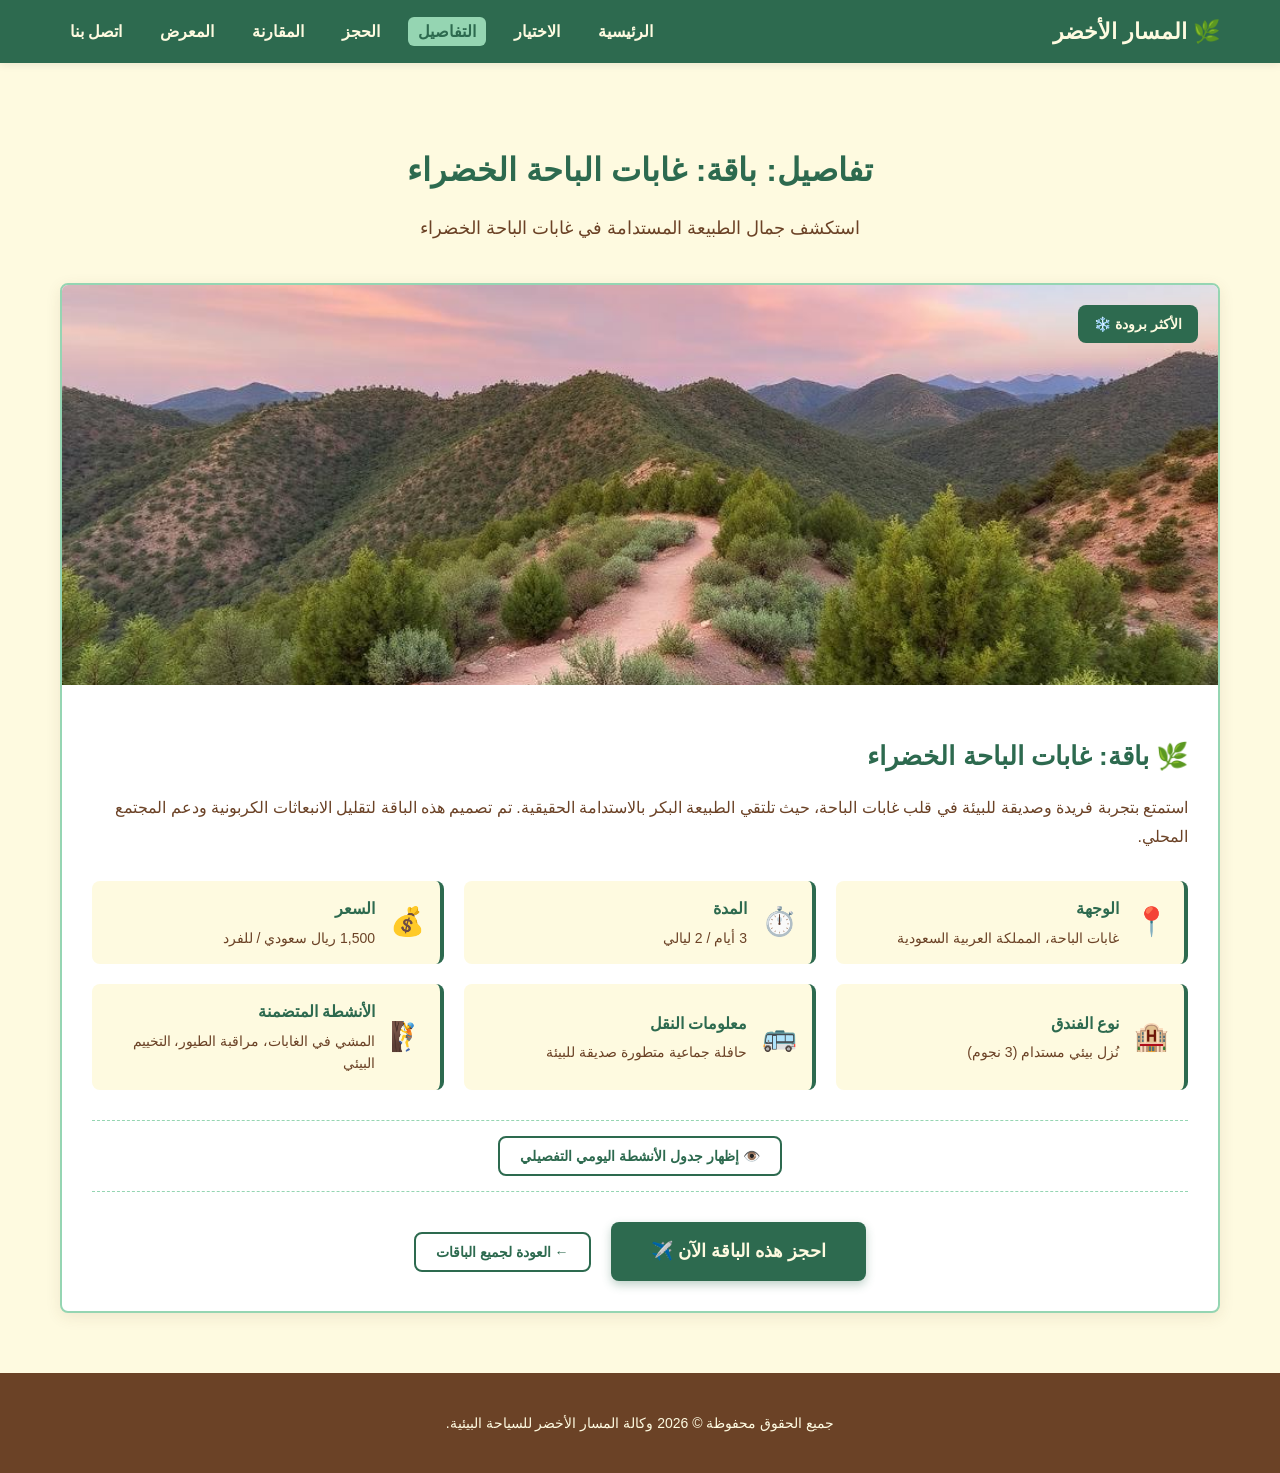
<file: package-details.html>
<!DOCTYPE html>
<html lang="ar" dir="rtl">
<head>
    <meta charset="UTF-8">
    <meta name="viewport" content="width=device-width, initial-scale=1.0">
    <title>تفاصيل الباقة - وكالة المسار الأخضر</title>
    <link rel="stylesheet" href="css/style.css">
    <script src="js/main.js" defer></script>
</head>
<body>

    <nav class="app-navbar">
        <div class="nav-container">
            <div class="nav-logo">🌿 المسار الأخضر</div>
            <ul class="nav-links">
                <li><a href="index.html">الرئيسية</a></li>
                <li><a href="choice.html">الاختيار</a></li>
                <li><a href="package-details.html" class="active">التفاصيل</a></li>
                <li><a href="booking.html">الحجز</a></li>
                <li><a href="comparison.html">المقارنة</a></li>
                <li><a href="gallery.html">المعرض</a></li>
                <li><a href="contact.html">اتصل بنا</a></li>
            </ul>
        </div>
    </nav>

    <main class="detail-main-wrapper">
        <header class="detail-header-section">
            <h1 class="detail-main-title" id="detail-main-title">تفاصيل الباقة السياحية البيئية</h1>
            <p class="detail-subtitle" id="detail-subtitle">استكشف جمال الطبيعة المستدامة</p>
        </header>

        <section class="detail-package-card">
            <div class="detail-image-container">
                <img src="images/dest-1.jpg" alt="صورة الباقة" class="detail-hero-image" id="detail-hero-image">
                <span class="detail-badge" id="detail-badge">الأكثر طلباً 🔥</span>
            </div>

            <div class="detail-content-area">
                <h2 class="detail-package-name" id="detail-package-name">🌿 باقة</h2>
                <p class="detail-description" id="detail-description"></p>

                <div class="detail-specs-grid">
                    <div class="detail-spec-item"><div class="detail-spec-icon">📍</div><div class="detail-spec-info"><h3>الوجهة</h3><p id="spec-destination"></p></div></div>
                    <div class="detail-spec-item"><div class="detail-spec-icon">⏱️</div><div class="detail-spec-info"><h3>المدة</h3><p id="spec-duration"></p></div></div>
                    <div class="detail-spec-item"><div class="detail-spec-icon">💰</div><div class="detail-spec-info"><h3>السعر</h3><p id="spec-price"></p></div></div>
                    <div class="detail-spec-item"><div class="detail-spec-icon">🏨</div><div class="detail-spec-info"><h3>نوع الفندق</h3><p id="spec-hotel"></p></div></div>
                    <div class="detail-spec-item"><div class="detail-spec-icon">🚌</div><div class="detail-spec-info"><h3>معلومات النقل</h3><p id="spec-transport"></p></div></div>
                    <div class="detail-spec-item"><div class="detail-spec-icon">🧗</div><div class="detail-spec-info"><h3>الأنشطة المتضمنة</h3><p id="spec-activities"></p></div></div>
                </div>

                <div class="detail-toggle-container">
                    <button id="detail-toggle-btn" class="detail-btn-secondary">👁️ إظهار جدول الأنشطة اليومي التفصيلي</button>
                    <div id="detail-extra-content" class="detail-hidden-content">
                        <div class="detail-itinerary-box">
                            <h4>برنامج الرحلة اليومي:</h4>
                            <ul id="detail-itinerary-list"></ul>
                        </div>
                    </div>
                </div>

                <div class="detail-action-area">
                    <a href="booking.html" class="detail-btn-primary" id="detail-book-btn">احجز هذه الباقة الآن ✈️</a>
                    <a href="choice.html" class="detail-btn-secondary" style="margin-right:1rem;">← العودة لجميع الباقات</a>
                </div>
            </div>
        </section>
    </main>

    <footer class="app-footer">
        <p>جميع الحقوق محفوظة © 2026 وكالة المسار الأخضر للسياحة البيئية.</p>
    </footer>
</body>
</html>
</file>
<file: css/style.css>
/* ==========================================================================
   المسار الأخضر — ملف التنسيقات الموحّد (Unified Style)
   دمج: المتغيرات الأساسية + Navbar/Footer + الصفحات الستة (العضو 1-4)
   ========================================================================== */

/* ====== 1) المتغيرات الأساسية (4 ألوان نمطية) ====== */
:root {
    --color-primary: #2D6A4F;     /* الأخضر الداكن */
    --color-secondary: #95D5B2;   /* الأخضر الفاتح */
    --color-background: #FEFAE0;  /* الكريمي */
    --color-text: #6B4226;        /* البني الدافئ */

    --font-family: 'Segoe UI', Tahoma, 'Cairo', sans-serif;
    --max-width: 1200px;
    --padding: 20px;
    --margin: 40px;
    --border-radius: 8px;
    --transition: all 0.3s ease;
}

/* ====== 2) Reset عام ====== */
* { box-sizing: border-box; }
html, body {
    margin: 0; padding: 0;
    font-family: var(--font-family);
    background-color: var(--color-background);
    color: var(--color-text);
    line-height: 1.6;
}
a { text-decoration: none; color: inherit; }
img { max-width: 100%; display: block; }

.container,
.home-container,
.choice-container {
    max-width: var(--max-width);
    margin: 0 auto;
    padding: 0 var(--padding);
}

.section-padding { padding: var(--margin) 0; }

/* عناوين أقسام عامة */
.home-section-title,
section h1 { color: var(--color-primary); }
.home-title-divider {
    width: 60px; height: 4px;
    background: var(--color-primary);
    margin: 8px auto var(--margin) auto;
    border-radius: 4px;
}
.home-section-title { text-align: center; font-size: 28px; margin-bottom: 6px; }

/* ====== 3) شريط التنقل الموحد ====== */
.app-navbar,
.header-nav,
nav.nav-container {
    background-color: var(--color-primary);
    color: var(--color-background);
    padding: 14px 0;
    box-shadow: 0 2px 8px rgba(0,0,0,0.08);
}
.app-navbar .nav-container,
.header-nav .nav-container {
    max-width: var(--max-width);
    margin: 0 auto;
    padding: 0 var(--padding);
    display: flex;
    justify-content: space-between;
    align-items: center;
    flex-wrap: wrap;
    gap: 12px;
}
.nav-logo {
    color: var(--color-background);
    font-size: 22px;
    font-weight: bold;
}
.nav-links, .nav-menu {
    list-style: none;
    display: flex;
    gap: 18px;
    margin: 0; padding: 0;
    flex-wrap: wrap;
}
.nav-links a,
.nav-menu a,
.nav-link {
    color: var(--color-background);
    font-weight: 600;
    padding: 6px 10px;
    border-radius: 6px;
    transition: var(--transition);
}
.nav-links a:hover,
.nav-menu a:hover,
.nav-link:hover,
.nav-links a.active,
.nav-link.active,
.nav-link.nav-active {
    background-color: var(--color-secondary);
    color: var(--color-primary);
}

/* عند استخدام nav بدون wrapper */
nav.nav-container {
    display: flex;
    justify-content: space-between;
    align-items: center;
    padding-left: var(--padding);
    padding-right: var(--padding);
    flex-wrap: wrap;
    gap: 12px;
}

/* ====== 4) الفوتر الموحد ====== */
.app-footer,
.main-footer {
    background-color: var(--color-text);
    color: var(--color-background);
    text-align: center;
    padding: 25px var(--padding);
    margin-top: var(--margin);
    font-size: 14px;
}
.footer-content p { margin: 4px 0; }
.footer-rights { opacity: 0.85; font-size: 12px; margin-top: 8px !important; }

/* ====== 5) صفحة الرئيسية (Index) ====== */
.home-hero {
    position: relative;
    min-height: 70vh;
    background: linear-gradient(rgba(45,106,79,0.55), rgba(107,66,38,0.55)),
        url('https://images.unsplash.com/photo-1448375240586-882707db888b?auto=format&fit=crop&w=1600&q=80') center/cover no-repeat;
    display: flex;
    align-items: center;
    justify-content: center;
    text-align: center;
    color: var(--color-background);
    padding: 60px var(--padding);
}
.home-hero-content { max-width: 760px; }
.home-hero-badge {
    display: inline-block;
    background: var(--color-secondary);
    color: var(--color-primary);
    padding: 6px 14px;
    border-radius: 20px;
    font-weight: bold;
    margin-bottom: 18px;
}
.home-hero-title { font-size: 42px; margin: 10px 0 14px; }
.home-hero-subtitle { font-size: 18px; margin-bottom: 28px; }
.home-hero-btn {
    display: inline-block;
    background: var(--color-background);
    color: var(--color-primary);
    padding: 14px 32px;
    border-radius: var(--border-radius);
    font-weight: bold;
    transition: var(--transition);
    box-shadow: 0 6px 16px rgba(0,0,0,0.2);
}
.home-hero-btn:hover { background: var(--color-secondary); transform: translateY(-2px); }

.home-welcome, .home-packages, .home-why, .home-contact-info { padding: var(--margin) 0; }
.home-welcome-text { max-width: 800px; margin: 0 auto; text-align: center; font-size: 17px; }

.home-packages-grid {
    display: grid;
    grid-template-columns: repeat(auto-fit, minmax(260px, 1fr));
    gap: 25px;
}
.home-package-card {
    background: #fff;
    border-radius: var(--border-radius);
    overflow: hidden;
    box-shadow: 0 4px 14px rgba(107,66,38,0.1);
    transition: var(--transition);
    display: flex; flex-direction: column;
}
.home-package-card:hover { transform: translateY(-6px); box-shadow: 0 10px 20px rgba(45,106,79,0.18); }
.home-card-image-wrapper { height: 200px; overflow: hidden; }
.home-card-img { width: 100%; height: 100%; object-fit: cover; transition: var(--transition); }
.home-package-card:hover .home-card-img { transform: scale(1.05); }
.home-card-body { padding: 18px; text-align: center; }
.home-card-title { color: var(--color-primary); margin: 0 0 8px; font-size: 20px; }
.home-card-price { color: var(--color-text); font-weight: bold; margin: 0 0 12px; }
.home-card-link { color: var(--color-primary); font-weight: bold; }
.home-card-link:hover { color: var(--color-text); }

.home-why-features {
    display: grid;
    grid-template-columns: repeat(auto-fit, minmax(240px, 1fr));
    gap: 25px;
    text-align: center;
}
.home-feature-item {
    background: #fff;
    padding: 25px;
    border-radius: var(--border-radius);
    box-shadow: 0 3px 10px rgba(107,66,38,0.08);
    transition: var(--transition);
}
.home-feature-item:hover { transform: translateY(-4px); }
.home-feature-icon { font-size: 36px; display: block; margin-bottom: 12px; }
.home-feature-title { color: var(--color-primary); margin: 8px 0; }
.home-feature-desc { font-size: 14px; }

.home-contact-wrapper { display: flex; justify-content: center; }
.home-contact-card {
    background: #fff;
    padding: 25px 30px;
    border-radius: var(--border-radius);
    border-right: 4px solid var(--color-primary);
    box-shadow: 0 3px 10px rgba(107,66,38,0.08);
    max-width: 600px;
}
.home-contact-card p { margin: 8px 0; }

/* ====== 6) صفحة الاختيار (Choice) ====== */
.choice-page-wrapper { padding: var(--margin) 0; }
.choice-header { text-align: center; margin-bottom: var(--margin); }
.choice-main-title { color: var(--color-primary); font-size: 32px; margin: 0 0 8px; }
.choice-main-subtitle { color: var(--color-text); font-size: 16px; }

.choice-dropdown-section { margin-bottom: var(--margin); }
.choice-dropdown-block {
    display: flex; align-items: center; justify-content: center;
    flex-wrap: wrap; gap: 12px;
}
.choice-select-label { font-weight: bold; color: var(--color-primary); }
.choice-select-element {
    padding: 10px 14px;
    border: 2px solid var(--color-secondary);
    border-radius: var(--border-radius);
    font-family: var(--font-family);
    font-size: 15px;
    background: #fff; color: var(--color-text);
    cursor: pointer; min-width: 240px;
}
.choice-select-element:focus { outline: none; border-color: var(--color-primary); }
.choice-msg-hidden { display: none; }
.choice-msg-visible {
    display: block;
    margin: 12px auto 0;
    max-width: 600px;
    text-align: center;
    background: var(--color-secondary);
    color: var(--color-primary);
    padding: 10px 14px;
    border-radius: var(--border-radius);
    font-weight: bold;
}

.choice-grid {
    display: grid;
    grid-template-columns: repeat(auto-fit, minmax(280px, 1fr));
    gap: 25px;
}
.choice-card {
    background: #fff;
    border-radius: var(--border-radius);
    overflow: hidden;
    box-shadow: 0 4px 14px rgba(107,66,38,0.1);
    position: relative;
    transition: var(--transition);
    display: flex; flex-direction: column;
}
.choice-card:hover { transform: translateY(-5px); box-shadow: 0 10px 22px rgba(45,106,79,0.18); }
.choice-card.choice-hide { display: none; }
.choice-card-badge {
    position: absolute; top: 12px; right: 12px;
    background: var(--color-primary); color: var(--color-background);
    padding: 5px 12px; border-radius: 20px;
    font-size: 12px; font-weight: bold;
}
.choice-card-img { width: 100%; height: 200px; object-fit: cover; }
.choice-card-content { padding: 18px; display: flex; flex-direction: column; flex: 1; }
.choice-card-title { color: var(--color-primary); margin: 0 0 8px; font-size: 20px; }
.choice-card-meta { display: flex; gap: 14px; font-size: 13px; color: var(--color-text); margin-bottom: 10px; flex-wrap: wrap; }
.choice-card-text { font-size: 14px; margin: 0 0 16px; flex: 1; }
.choice-card-actions { display: flex; gap: 10px; flex-wrap: wrap; }
.choice-btn {
    flex: 1; text-align: center;
    padding: 10px 14px; border-radius: var(--border-radius);
    font-weight: bold; font-size: 14px;
    transition: var(--transition);
}
.choice-btn-primary { background: var(--color-primary); color: var(--color-background); }
.choice-btn-primary:hover { background: var(--color-text); }
.choice-btn-secondary {
    background: transparent; color: var(--color-primary);
    border: 2px solid var(--color-primary);
}
.choice-btn-secondary:hover { background: var(--color-primary); color: var(--color-background); }

/* ====== 7) صفحة تفاصيل الباقة (Package Details) - عضو 2 ====== */
.detail-main-wrapper {
    max-width: var(--max-width);
    margin: var(--margin) auto;
    padding: var(--padding);
}
.detail-header-section { text-align: center; margin-bottom: var(--margin); }
.detail-main-title { color: var(--color-primary); font-size: 32px; margin-bottom: 10px; }
.detail-subtitle { color: var(--color-text); font-size: 18px; }
.detail-package-card {
    background: #fff;
    border: 2px solid var(--color-secondary);
    border-radius: var(--border-radius);
    overflow: hidden;
    box-shadow: 0 4px 15px rgba(107, 66, 38, 0.1);
}
.detail-image-container { position: relative; width: 100%; height: 400px; }
.detail-hero-image { width: 100%; height: 100%; object-fit: cover; }
.detail-badge {
    position: absolute; top: 20px; right: 20px;
    background: var(--color-primary); color: var(--color-background);
    padding: 8px 16px; border-radius: var(--border-radius);
    font-weight: bold; font-size: 14px;
}
.detail-content-area { padding: 30px; }
.detail-package-name { color: var(--color-primary); font-size: 26px; margin-bottom: 15px; }
.detail-description { color: var(--color-text); line-height: 1.8; font-size: 16px; margin-bottom: 30px; }
.detail-specs-grid {
    display: grid;
    grid-template-columns: repeat(auto-fit, minmax(260px, 1fr));
    gap: 20px; margin-bottom: 30px;
}
.detail-spec-item {
    background: var(--color-background);
    border-right: 4px solid var(--color-primary);
    padding: 15px; border-radius: var(--border-radius);
    display: flex; align-items: center; gap: 15px;
    transition: var(--transition);
}
.detail-spec-item:hover {
    transform: translateY(-3px);
    box-shadow: 0 5px 10px rgba(45, 106, 79, 0.15);
    background: #fff;
    border-right-color: var(--color-secondary);
}
.detail-spec-icon { font-size: 28px; }
.detail-spec-info h3 { color: var(--color-primary); font-size: 16px; margin: 0 0 5px; }
.detail-spec-info p { color: var(--color-text); font-size: 14px; margin: 0; font-weight: 500; }
.detail-toggle-container {
    margin: 25px 0; padding: 15px 0;
    border-top: 1px dashed var(--color-secondary);
    border-bottom: 1px dashed var(--color-secondary);
    text-align: center;
}
.detail-hidden-content { display: none; margin-top: 15px; animation: fadeIn 0.4s ease-in-out; }
.detail-itinerary-box {
    background: #fff;
    border: 1px solid var(--color-secondary);
    padding: 20px; border-radius: var(--border-radius);
}
.detail-itinerary-box h4 { color: var(--color-primary); margin: 0 0 10px; }
.detail-itinerary-box ul { padding-right: 20px; margin: 0; }
.detail-itinerary-box li { margin-bottom: 10px; line-height: 1.6; }
.detail-btn-secondary {
    background: transparent; color: var(--color-primary);
    border: 2px solid var(--color-primary);
    padding: 10px 20px; font-size: 14px; font-weight: bold;
    border-radius: var(--border-radius); cursor: pointer;
    transition: var(--transition);
}
.detail-btn-secondary:hover { background: var(--color-primary); color: var(--color-background); }
.detail-action-area { text-align: center; margin-top: 30px; }
.detail-btn-primary {
    display: inline-block;
    background: var(--color-primary); color: var(--color-background);
    padding: 15px 40px; font-size: 18px; font-weight: bold;
    border-radius: var(--border-radius);
    transition: var(--transition);
    box-shadow: 0 4px 10px rgba(45,106,79,0.3);
}
.detail-btn-primary:hover { background: var(--color-secondary); color: var(--color-primary); transform: scale(1.03); }

@keyframes fadeIn {
    from { opacity: 0; transform: translateY(-5px); }
    to { opacity: 1; transform: translateY(0); }
}

/* ====== 8) صفحة الحجز (Booking) - عضو 4 ====== */
.booking-form {
    max-width: 650px; margin: 0 auto var(--margin) auto;
    background: var(--color-background);
    padding: 35px; border-radius: var(--border-radius);
    border: 2px solid var(--color-secondary);
    box-shadow: 0 4px 15px rgba(107, 66, 38, 0.1);
}
.form-group { margin-bottom: 22px; position: relative; }
.form-group label {
    display: block; font-weight: bold; margin-bottom: 8px;
    color: var(--color-text);
}
.form-group input, .form-group select {
    width: 100%; padding: 12px 15px;
    border: 1px solid var(--color-secondary);
    border-radius: var(--border-radius);
    font-family: var(--font-family); font-size: 15px;
    color: var(--color-text); background: #fff;
    transition: var(--transition);
}
.form-group input:focus, .form-group select:focus {
    outline: none; border-color: var(--color-primary);
    box-shadow: 0 0 5px rgba(45,106,79,0.3);
}
.form-group input.invalid, .form-group select.invalid {
    border-color: var(--color-text);
    background: #fff9f5; border-width: 1.5px;
}
.error-message {
    color: var(--color-text); font-size: 13px;
    font-weight: bold; margin-top: 6px; display: none;
}
.price-calculator {
    background: var(--color-secondary); padding: 20px;
    border-radius: var(--border-radius); text-align: center;
    margin: 25px 0; border: 1px dashed var(--color-primary);
}
.price-calculator h4 { margin: 0 0 10px; color: var(--color-text); font-size: 16px; }
.price-calculator .total-price { font-size: 32px; font-weight: bold; color: var(--color-primary); margin-bottom: 5px; }
.price-calculator p { margin: 0; font-size: 13px; color: var(--color-text); }
.btn-submit {
    width: 100%; padding: 14px;
    background: var(--color-primary); color: var(--color-background);
    border: none; border-radius: var(--border-radius);
    font-size: 17px; font-weight: bold; cursor: pointer;
    transition: var(--transition);
}
.btn-submit:hover { background: var(--color-secondary); color: var(--color-primary); }
.success-message {
    max-width: 650px; margin: 0 auto 25px auto;
    background: var(--color-secondary); border: 2px solid var(--color-primary);
    padding: 20px; border-radius: var(--border-radius);
    text-align: center; color: var(--color-primary); display: none;
}
.success-message h3 { margin-top: 0; margin-bottom: 10px; }
.success-message p { margin: 0; color: var(--color-text); }

/* ====== 9) صفحة المقارنة (Comparison) - عضو 3 ====== */
.compare-table {
    width: 100%; border-collapse: collapse; margin-top: 20px;
    background: #fff;
    box-shadow: 0 4px 10px rgba(107,66,38,0.05);
    border-radius: var(--border-radius); overflow: hidden;
}
.compare-table caption {
    padding: 10px; font-weight: bold; color: var(--color-text);
    font-size: 14px; text-align: right;
}
.compare-table th {
    background: var(--color-primary); color: var(--color-background);
    padding: 16px; font-weight: 600; text-align: right; font-size: 16px;
}
.compare-table td {
    padding: 15px;
    border-bottom: 2px solid rgba(149, 213, 178, 0.3);
    color: var(--color-text); font-size: 15px; vertical-align: middle;
    text-align: right;
}
.compare-table td.package-name { font-weight: bold; color: var(--color-primary); }
.compare-table td.package-price { font-weight: bold; color: var(--color-text); }
.compare-table tbody tr:nth-child(even) { background: rgba(149,213,178,0.15); }
.compare-table tbody tr:hover { background: rgba(149,213,178,0.4); transition: var(--transition); }

.btn {
    display: inline-block;
    background: var(--color-primary); color: var(--color-background);
    padding: 12px 28px; border-radius: var(--border-radius);
    font-weight: bold; transition: var(--transition);
}
.btn:hover { background: var(--color-text); }

/* ====== 10) صفحة المعرض (Gallery) - عضو 3 ====== */
.gallery-filters {
    display: flex; justify-content: center; flex-wrap: wrap;
    gap: 12px; margin-bottom: var(--margin);
}
.gallery-filters .filter-btn {
    padding: 10px 20px;
    font-family: var(--font-family); font-size: 15px; font-weight: bold;
    cursor: pointer; border-radius: var(--border-radius);
    transition: var(--transition);
    background: var(--color-background); color: var(--color-primary);
    border: 2px solid var(--color-primary);
}
.gallery-filters .filter-btn:hover,
.gallery-filters .filter-btn.active {
    background: var(--color-primary); color: var(--color-background);
}
.gallery-grid {
    display: grid;
    grid-template-columns: repeat(auto-fit, minmax(280px, 1fr));
    gap: 25px;
}
.gallery-grid .gallery-item {
    background: #fff; border-radius: var(--border-radius);
    overflow: hidden; box-shadow: 0 4px 8px rgba(107,66,38,0.08);
    transition: var(--transition); margin: 0;
}
.gallery-grid .gallery-item.hide { display: none; }
.gallery-grid .gallery-item:hover { transform: translateY(-5px); box-shadow: 0 8px 16px rgba(45,106,79,0.2); }
.gallery-grid .gallery-item img { width: 100%; height: 240px; object-fit: cover; transition: var(--transition); }
.gallery-grid .gallery-item figcaption {
    padding: 15px; text-align: center; font-size: 14px;
    font-weight: 500; color: var(--color-text); background: #fff;
    border-top: 1px solid rgba(149,213,178,0.2);
}

/* ====== 11) صفحة اتصل بنا (Contact) ====== */
.contact-wrap {
    max-width: 900px; margin: var(--margin) auto; padding: 0 var(--padding);
    display: grid; grid-template-columns: 1fr 1fr; gap: 30px;
}
.contact-wrap .booking-form { margin: 0; }
.contact-info-card {
    background: #fff; padding: 25px;
    border-radius: var(--border-radius);
    border-right: 4px solid var(--color-primary);
    box-shadow: 0 4px 12px rgba(107,66,38,0.08);
}
.contact-info-card h3 { color: var(--color-primary); margin-top: 0; }
.contact-info-card p { margin: 10px 0; }
@media (max-width: 720px) { .contact-wrap { grid-template-columns: 1fr; } }

/* ====== 12) استجابة عامة ====== */
@media (max-width: 700px) {
    .home-hero-title { font-size: 30px; }
    .detail-image-container { height: 260px; }
    .nav-links, .nav-menu { gap: 10px; font-size: 14px; }
}
</file>
